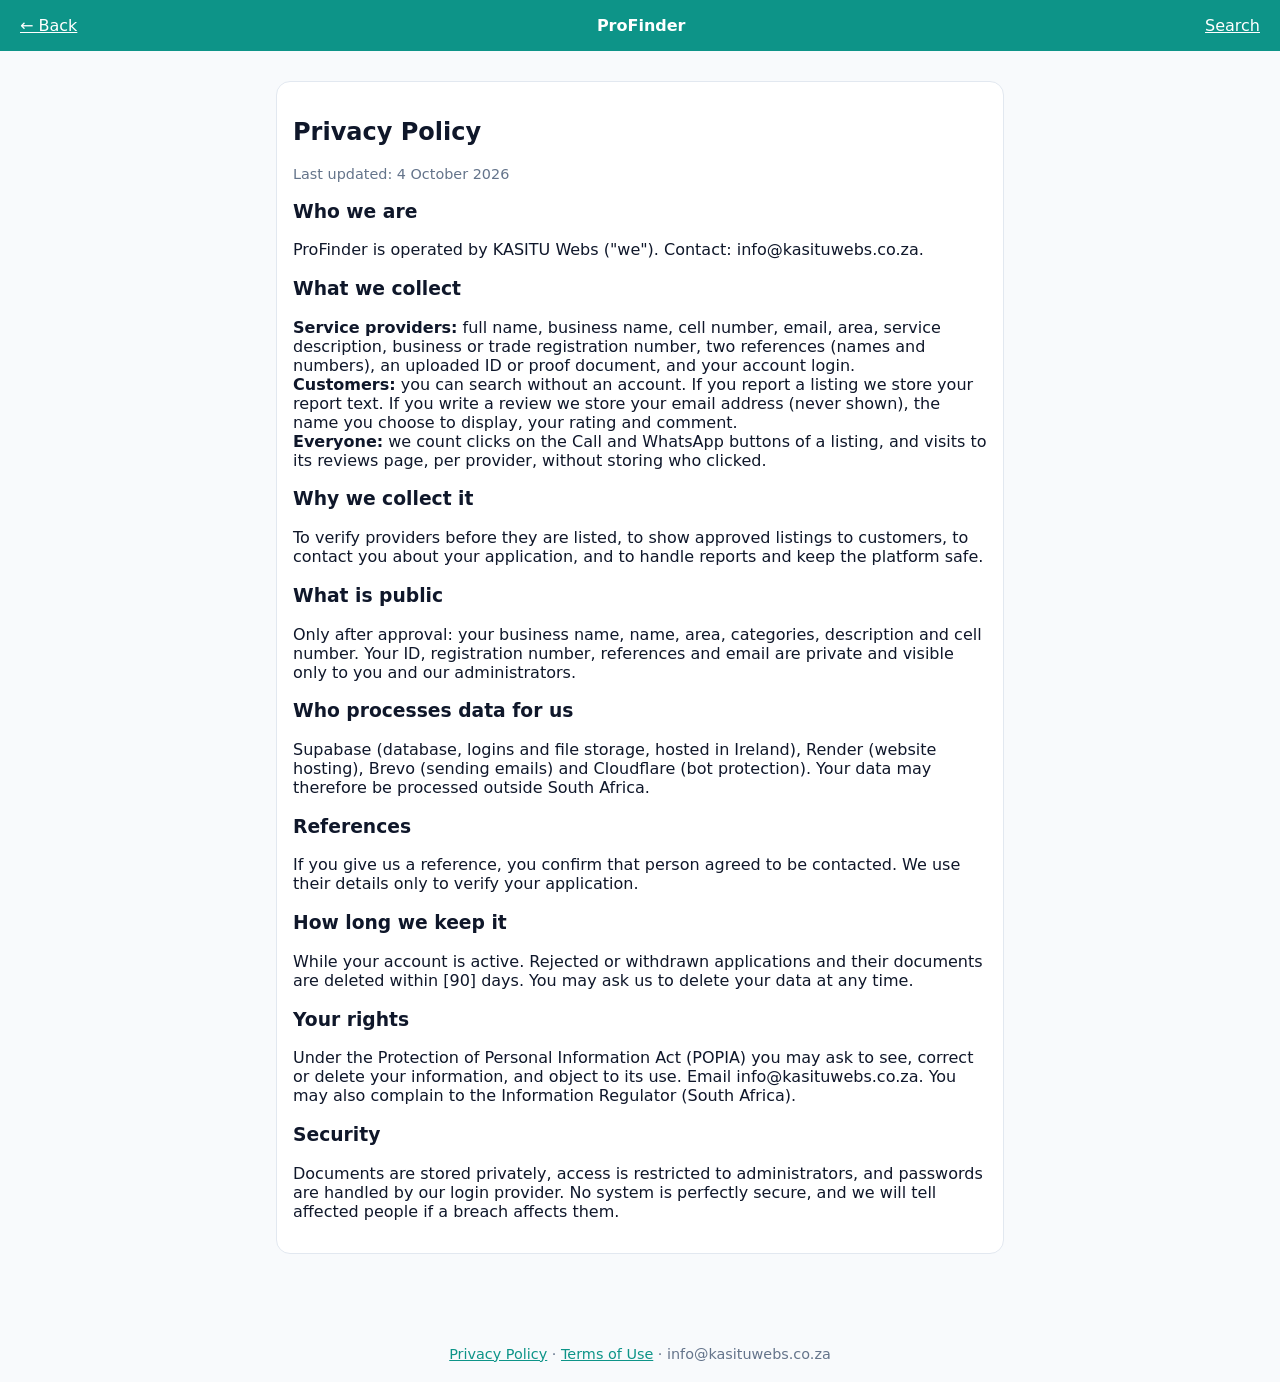
<file: privacy.html>
<!DOCTYPE html><html lang="en"><head><meta charset="utf-8"><meta name="viewport" content="width=device-width,initial-scale=1">
<title>Privacy Policy - ProFinder</title><link rel="stylesheet" href="style.css"></head><body>
<header><b>ProFinder</b><a href="index.html">Search</a></header><main><div class="card"><h2>Privacy Policy</h2><p class="mut">Last updated: 4 October 2026</p><h3>Who we are</h3><p>ProFinder is operated by KASITU Webs ("we"). Contact: info@kasituwebs.co.za.</p>
<h3>What we collect</h3><p><b>Service providers:</b> full name, business name, cell number, email, area, service description, business or trade registration number, two references (names and numbers), an uploaded ID or proof document, and your account login.<br><b>Customers:</b> you can search without an account. If you report a listing we store your report text. If you write a review we store your email address (never shown), the name you choose to display, your rating and comment.<br><b>Everyone:</b> we count clicks on the Call and WhatsApp buttons of a listing, and visits to its reviews page, per provider, without storing who clicked.</p>
<h3>Why we collect it</h3><p>To verify providers before they are listed, to show approved listings to customers, to contact you about your application, and to handle reports and keep the platform safe.</p>
<h3>What is public</h3><p>Only after approval: your business name, name, area, categories, description and cell number. Your ID, registration number, references and email are private and visible only to you and our administrators.</p>
<h3>Who processes data for us</h3><p>Supabase (database, logins and file storage, hosted in Ireland), Render (website hosting), Brevo (sending emails) and Cloudflare (bot protection). Your data may therefore be processed outside South Africa.</p>
<h3>References</h3><p>If you give us a reference, you confirm that person agreed to be contacted. We use their details only to verify your application.</p>
<h3>How long we keep it</h3><p>While your account is active. Rejected or withdrawn applications and their documents are deleted within [90] days. You may ask us to delete your data at any time.</p>
<h3>Your rights</h3><p>Under the Protection of Personal Information Act (POPIA) you may ask to see, correct or delete your information, and object to its use. Email info@kasituwebs.co.za. You may also complain to the Information Regulator (South Africa).</p>
<h3>Security</h3><p>Documents are stored privately, access is restricted to administrators, and passwords are handled by our login provider. No system is perfectly secure, and we will tell affected people if a breach affects them.</p></div></main>
<footer><a href="privacy.html">Privacy Policy</a> · <a href="terms.html">Terms of Use</a> · info@kasituwebs.co.za</footer><script src="back.js"></script></body></html>
</file>
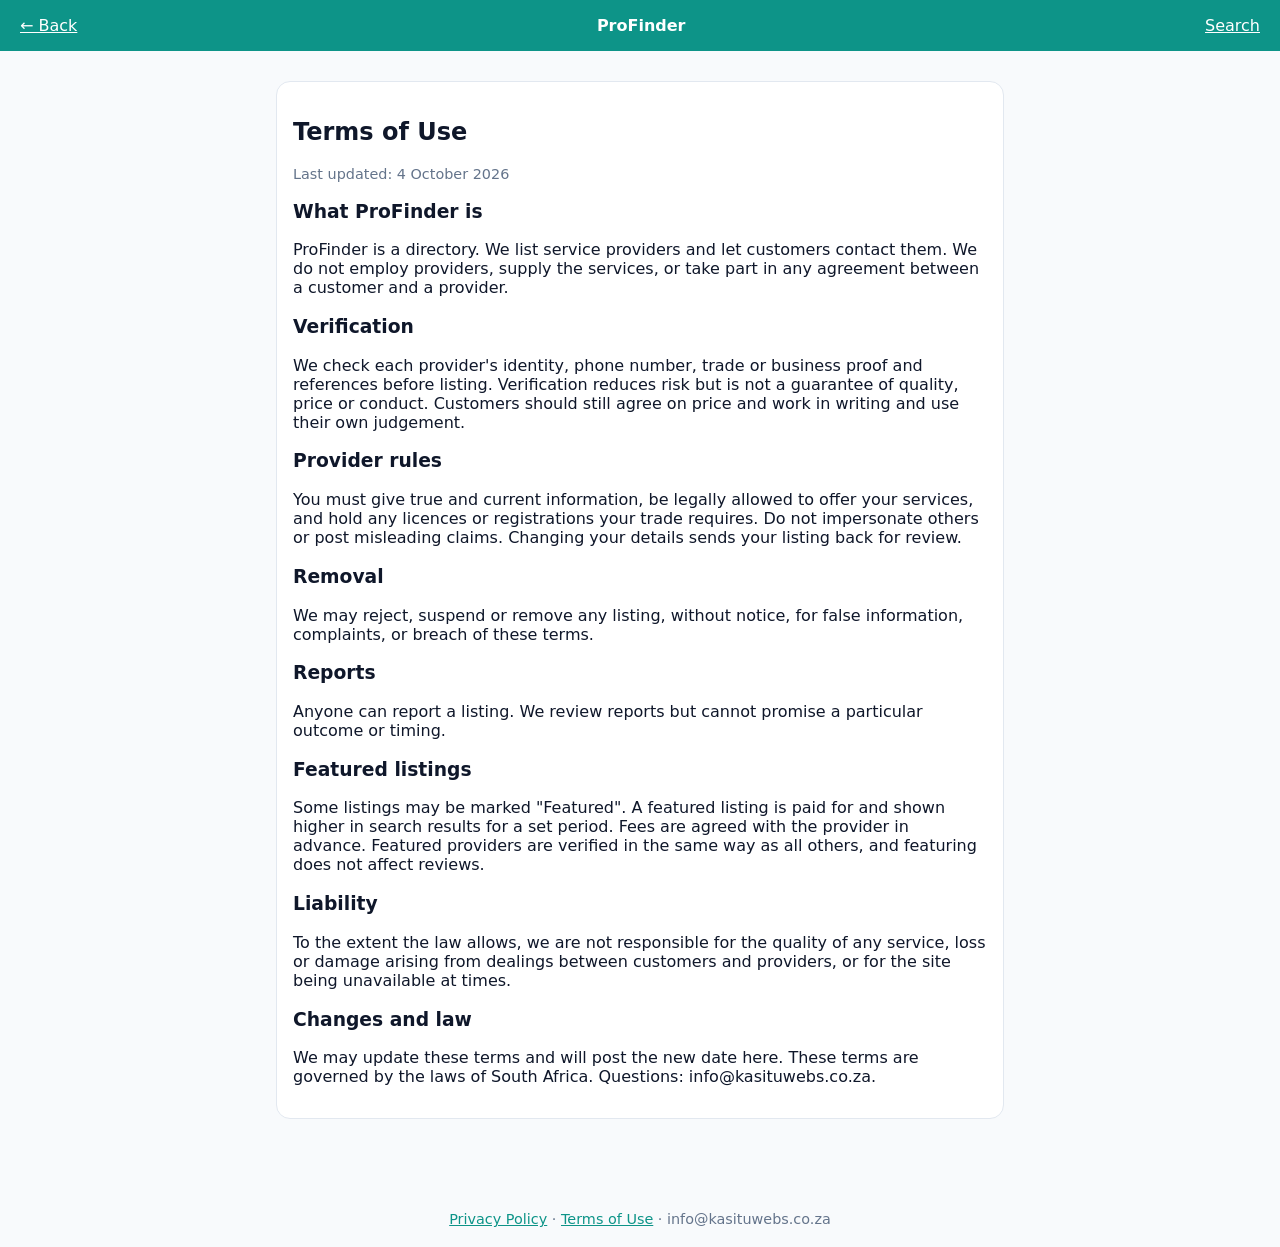
<file: terms.html>
<!DOCTYPE html><html lang="en"><head><meta charset="utf-8"><meta name="viewport" content="width=device-width,initial-scale=1">
<title>Terms of Use - ProFinder</title><link rel="stylesheet" href="style.css"></head><body>
<header><b>ProFinder</b><a href="index.html">Search</a></header><main><div class="card"><h2>Terms of Use</h2><p class="mut">Last updated: 4 October 2026</p><h3>What ProFinder is</h3><p>ProFinder is a directory. We list service providers and let customers contact them. We do not employ providers, supply the services, or take part in any agreement between a customer and a provider.</p>
<h3>Verification</h3><p>We check each provider's identity, phone number, trade or business proof and references before listing. Verification reduces risk but is not a guarantee of quality, price or conduct. Customers should still agree on price and work in writing and use their own judgement.</p>
<h3>Provider rules</h3><p>You must give true and current information, be legally allowed to offer your services, and hold any licences or registrations your trade requires. Do not impersonate others or post misleading claims. Changing your details sends your listing back for review.</p>
<h3>Removal</h3><p>We may reject, suspend or remove any listing, without notice, for false information, complaints, or breach of these terms.</p>
<h3>Reports</h3><p>Anyone can report a listing. We review reports but cannot promise a particular outcome or timing.</p>
<h3>Featured listings</h3><p>Some listings may be marked "Featured". A featured listing is paid for and shown higher in search results for a set period. Fees are agreed with the provider in advance. Featured providers are verified in the same way as all others, and featuring does not affect reviews.</p><h3>Liability</h3><p>To the extent the law allows, we are not responsible for the quality of any service, loss or damage arising from dealings between customers and providers, or for the site being unavailable at times.</p>
<h3>Changes and law</h3><p>We may update these terms and will post the new date here. These terms are governed by the laws of South Africa. Questions: info@kasituwebs.co.za.</p></div></main>
<footer><a href="privacy.html">Privacy Policy</a> · <a href="terms.html">Terms of Use</a> · info@kasituwebs.co.za</footer><script src="back.js"></script></body></html>
</file>
<file: style.css>
:root{--bg:#f8fafc;--fg:#0f172a;--card:#fff;--mut:#64748b;--ac:#0d9488;--bd:#e2e8f0}
@media(prefers-color-scheme:dark){:root{--bg:#0f172a;--fg:#f1f5f9;--card:#1e293b;--mut:#94a3b8;--bd:#334155}}
*{box-sizing:border-box}body{margin:0;background:var(--bg);color:var(--fg);font-family:system-ui,sans-serif}
header{background:var(--ac);color:#fff;padding:16px 20px;display:flex;justify-content:space-between;align-items:center}header a{color:#fff}
main{max-width:760px;margin:0 auto;padding:18px 16px 60px}.card{background:var(--card);border:1px solid var(--bd);border-radius:14px;padding:16px;margin:12px 0}
input,textarea{width:100%;padding:11px;border:1px solid var(--bd);border-radius:10px;font:inherit;background:var(--bg);color:var(--fg);margin:4px 0 10px}
.btn{background:var(--ac);color:#fff;border:0;border-radius:10px;padding:10px 16px;font:inherit;font-weight:600;cursor:pointer;text-decoration:none;display:inline-block}
.alt{background:none;color:var(--ac);border:1px solid var(--ac)}.tag{border:1px solid var(--bd);border-radius:20px;padding:2px 10px;font-size:.82rem;margin-right:4px}
.mut{color:var(--mut);font-size:.9rem}.ok{color:#16a34a;font-weight:700}label{font-weight:600}.row label{font-weight:400;margin-right:10px;display:inline-block}.row input{width:auto;margin:0 4px 0 0}

footer{text-align:center;padding:20px;font-size:.9rem;color:var(--mut)}footer a{color:var(--ac)}

select{width:100%;padding:11px;border:1px solid var(--bd);border-radius:10px;font:inherit;background:var(--bg);color:var(--fg);margin:4px 0 10px}
</file>
